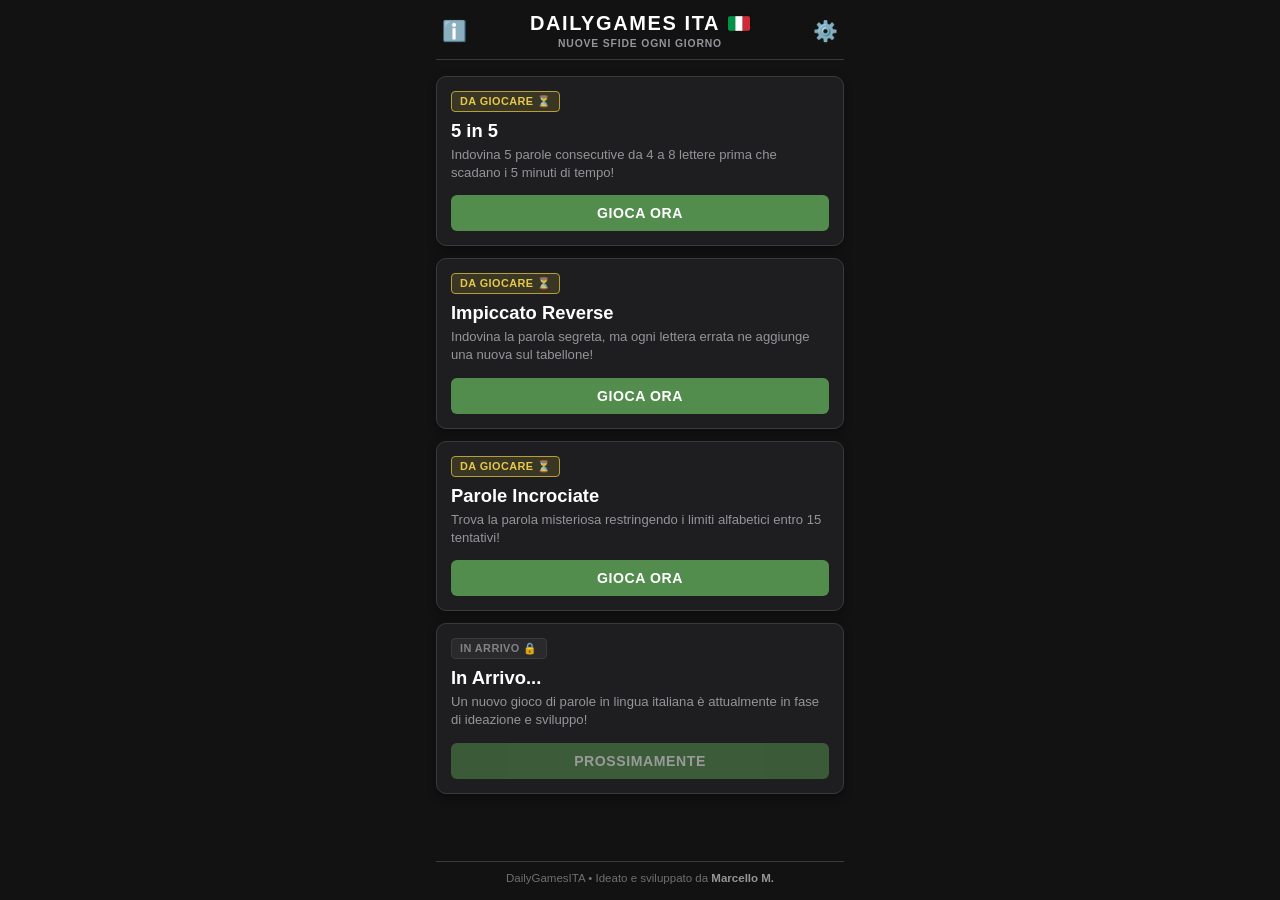
<file: index.html>
<!DOCTYPE html>
<html lang="it">
<head>
  <meta charset="UTF-8">
  <meta name="viewport" content="width=device-width, initial-scale=1.0, maximum-scale=1.0, user-scalable=no">
  <title>DailyGamesITA - Giochi di Parole Quotidiani in Italiano</title>
  <meta name="description" content="DailyGamesITA è il portale italiano dei giochi di parole giornalieri: mettiti alla prova ogni giorno con 5 in 5, Impiccato Reverse e Parole Incrociate. Nuove sfide ogni giorno!">
  <meta name="keywords" content="daily games ita, giochi di parole italiani, wordle italiano, 5 in 5, impiccato reverse, parole incrociate, betweenle italiano, giochi enigmistica quotidiani">
  <meta name="author" content="Marcello M.">
  <meta name="robots" content="index, follow">
  <link rel="canonical" href="https://daily-games-ita.vercel.app/">
  <meta name="theme-color" content="#121213">

  <!-- OPEN GRAPH / FACEBOOK / WHATSAPP / TELEGRAM -->
  <meta property="og:type" content="website">
  <meta property="og:url" content="https://daily-games-ita.vercel.app/">
  <meta property="og:title" content="DailyGamesITA - Giochi di Parole Quotidiani in Italiano">
  <meta property="og:description" content="Sfida la tua mente ogni giorno con i migliori daily word game in italiano: 5 in 5, Impiccato Reverse e Parole Incrociate.">
  <meta property="og:locale" content="it_IT">
  <meta property="og:site_name" content="DailyGamesITA">

  <!-- TWITTER CARDS -->
  <meta name="twitter:card" content="summary">
  <meta name="twitter:title" content="DailyGamesITA - Giochi di Parole Quotidiani in Italiano">
  <meta name="twitter:description" content="Sfida la tua mente ogni giorno con 5 in 5, Impiccato Reverse e Parole Incrociate su DailyGamesITA.">

  <link rel="stylesheet" href="style.css">

  <!-- GOOGLE ANALYTICS (GA4) -->
  <script async src="https://www.googletagmanager.com/gtag/js?id=G-9ZBPJ48DNG"></script>
  <script>
    window.dataLayer = window.dataLayer || [];
    function gtag(){dataLayer.push(arguments);}
    gtag('js', new Date());

    gtag('config', 'G-9ZBPJ48DNG');
  </script>
</head>
<body>
  <div id="app-container">
    <!-- HEADER -->
    <header>
      <div class="header-left header-col">
        <button id="btn-about" class="icon-btn" aria-label="Informazioni sul portale">ℹ️</button>
      </div>
      <div class="header-center">
        <h1 class="logo">
          DAILYGAMES ITA
          <svg class="flag-icon" viewBox="0 0 3 2" width="22" height="15" aria-label="Italia" role="img">
            <rect width="1" height="2" fill="#009246" />
            <rect x="1" width="1" height="2" fill="#ffffff" />
            <rect x="2" width="1" height="2" fill="#ce2b37" />
          </svg>
        </h1>
        <span class="site-tag">NUOVE SFIDE OGNI GIORNO</span>
      </div>
      <div class="header-right header-col">
        <button id="btn-settings" class="icon-btn" aria-label="Impostazioni portale">⚙️</button>
      </div>
    </header>

    <!-- GRIGLIA GIOCHI -->
    <main class="games-grid">
      <!-- GIOCO 1: 5 IN 5 -->
      <article class="game-card" id="card-5in5">
        <div class="card-header">
          <span class="game-badge badge-pending" id="badge-5in5">DA GIOCARE ⏳</span>
        </div>
        <div class="card-body">
          <h2 class="game-title">5 in 5</h2>
          <p class="game-desc">
            Indovina 5 parole consecutive da 4 a 8 lettere prima che scadano i 5 minuti di tempo!
          </p>
        </div>
        <div class="card-footer">
          <a href="5in5/index.html" class="btn-play" id="btn-play-5in5">GIOCA ORA</a>
        </div>
      </article>

      <!-- GIOCO 2: IMPICCATO REVERSE -->
      <article class="game-card" id="card-impiccato">
        <div class="card-header">
          <span class="game-badge badge-pending" id="badge-impiccato">DA GIOCARE ⏳</span>
        </div>
        <div class="card-body">
          <h2 class="game-title">Impiccato Reverse</h2>
          <p class="game-desc">
            Indovina la parola segreta, ma ogni lettera errata ne aggiunge una nuova sul tabellone!
          </p>
        </div>
        <div class="card-footer">
          <a href="impiccato-reverse/index.html" class="btn-play" id="btn-play-impiccato">GIOCA ORA</a>
        </div>
      </article>

      <!-- GIOCO 3: PAROLE INCROCIATE -->
      <article class="game-card" id="card-parole-incrociate">
        <div class="card-header">
          <span class="game-badge badge-pending" id="badge-parole-incrociate">DA GIOCARE ⏳</span>
        </div>
        <div class="card-body">
          <h2 class="game-title">Parole Incrociate</h2>
          <p class="game-desc">
            Trova la parola misteriosa restringendo i limiti alfabetici entro 15 tentativi!
          </p>
        </div>
        <div class="card-footer">
          <a href="parole-incrociate/index.html" class="btn-play" id="btn-play-parole-incrociate">GIOCA ORA</a>
        </div>
      </article>

      <!-- GIOCO 4: IN ARRIVO (PROSSIMAMENTE) -->
      <article class="game-card" id="card-in-arrivo">
        <div class="card-header">
          <span class="game-badge badge-pending" id="badge-in-arrivo" style="background-color: var(--color-surface-light, #2a2a2d); color: var(--color-text-muted, #818384); border-color: var(--color-border, #3a3a3c);">IN ARRIVO 🔒</span>
        </div>
        <div class="card-body">
          <h2 class="game-title">In Arrivo...</h2>
          <p class="game-desc">
            Un nuovo gioco di parole in lingua italiana è attualmente in fase di ideazione e sviluppo!
          </p>
        </div>
        <div class="card-footer">
          <button class="btn-play" id="btn-play-in-arrivo" disabled style="pointer-events: none; opacity: 0.55; cursor: not-allowed;">PROSSIMAMENTE</button>
        </div>
      </article>
    </main>

    <!-- FOOTER -->
    <footer>
      <p class="footer-text">
        DailyGamesITA • Ideato e sviluppato da <strong>Marcello M.</strong>
      </p>
    </footer>
  </div>

  <!-- TOAST NOTIFICHE -->
  <div id="toast-container" class="toast-container"></div>

  <!-- MODALE INFORMAZIONI PORTALE -->
  <div id="modal-about" class="modal-overlay hidden">
    <div class="modal-card">
      <div class="modal-header">
        <h2>Informazioni su DailyGamesITA</h2>
        <button class="btn-close-modal" data-close="modal-about">&times;</button>
      </div>
      <div class="modal-body">
        <p><strong>DailyGamesITA</strong> è un portale indipendente dedicato ai giochi di parole quotidiani in lingua italiana.</p>
        <hr class="modal-divider">
        <div class="about-info-group">
          <p><strong>Versione:</strong> 2.0.0</p>
          <p><strong>Autore:</strong> Marcello M.</p>
          <p><strong>Contatti & Segnalazioni:</strong> <a href="mailto:cinqueincinque@gmail.com" class="link-contact">cinqueincinque@gmail.com</a></p>
        </div>
        <hr class="modal-divider">
        <p><strong>I Giochi della Piattaforma:</strong></p>
        <ul style="padding-left: 20px; margin-top: 6px; font-size: 0.84rem; color: #d1d2d4; display: flex; flex-direction: column; gap: 4px;">
          <li><strong>5 in 5:</strong> 5 tappe a lunghezza crescente (4-8 lettere) in 5:00 minuti totali ad anagramma chiuso. Ispirato a <a href="https://five-in-five-one.vercel.app/" target="_blank" rel="noopener noreferrer" class="link-contact">Five-in-Five</a>.</li>
          <li><strong>Impiccato Reverse:</strong> L'impiccato al contrario con max 6 parole/errori e statistiche indipendenti (4-8 lettere). Ispirato a <a href="https://foximax.com/" target="_blank" rel="noopener noreferrer" class="link-contact">FoxiMax</a>.</li>
          <li><strong>Parole Incrociate:</strong> Restringi i confini alfabetici entro 15 tentativi con indicatore verticale e quote di vocabolario. Ispirato a <a href="https://betweenle.com/" target="_blank" rel="noopener noreferrer" class="link-contact">Betweenle</a>.</li>
        </ul>
        <hr class="modal-divider">
        <p class="modal-note">Tutti i progressi, le sessioni e le statistiche vengono salvati in locale nel tuo browser per garantirti la massima privacy e velocità.</p>
      </div>
      <div class="modal-footer">
        <button class="btn-primary" data-close="modal-about">CHIUDI</button>
      </div>
    </div>
  </div>

  <!-- MODALE IMPOSTAZIONI HUB (PROMEMORIA CENTRALIZZATO) -->
  <div id="modal-settings" class="modal-overlay hidden">
    <div class="modal-card">
      <div class="modal-header">
        <h2>⚙️ Impostazioni Portale</h2>
        <button class="btn-close-modal" data-close="modal-settings">&times;</button>
      </div>
      <div class="modal-body">
        <h3>🔔 Promemoria Giornaliero</h3>
        <p>Ricevi una notifica ogni giorno per ricordarti di giocare alle nuove sfide di parole!</p>
        
        <div class="reminder-setting-group">
          <label for="reminder-time"><strong>Orario promemoria:</strong></label>
          <input type="time" id="reminder-time" class="time-input" value="09:00">
        </div>

        <div class="reminder-status-box" id="reminder-status-text">
          Stato: <span>Disattivato</span>
        </div>

        <div class="reminder-actions-group">
          <button id="btn-toggle-reminder" class="btn-primary">ATTIVA PROMEMORIA</button>
        </div>
      </div>
      <div class="modal-footer">
        <button class="btn-secondary" data-close="modal-settings">CHIUDI</button>
      </div>
    </div>
  </div>

  <!-- SCRIPT DI CONTROLLO STATO GIOCHI & NOTIFICHE -->
  <script>
    (() => {
      "use strict";

      const REMINDER_KEY = "dailygames_reminder_config";

      const btnAbout = document.getElementById("btn-about");
      const btnSettings = document.getElementById("btn-settings");
      const modalAbout = document.getElementById("modal-about");
      const modalSettings = document.getElementById("modal-settings");
      const toastContainer = document.getElementById("toast-container");

      const reminderTimeInput = document.getElementById("reminder-time");
      const reminderStatusText = document.getElementById("reminder-status-text");
      const btnToggleReminder = document.getElementById("btn-toggle-reminder");

      const btnPlay5in5 = document.getElementById("btn-play-5in5");
      const btnPlayImpiccato = document.getElementById("btn-play-impiccato");
      const btnPlayParoleIncrociate = document.getElementById("btn-play-parole-incrociate");

      function trackEvent(name, params = {}) {
        if (typeof window.gtag === "function") {
          window.gtag("event", name, params);
        }
      }

      function showToast(msg) {
        if (!toastContainer) return;
        const toast = document.createElement("div");
        toast.className = "toast";
        toast.textContent = msg;
        toastContainer.appendChild(toast);
        setTimeout(() => toast.remove(), 2500);
      }

      if (btnPlay5in5) {
        btnPlay5in5.addEventListener("click", () => {
          trackEvent("hub_click_gioco", { gioco: "5in5" });
        });
      }

      if (btnPlayImpiccato) {
        btnPlayImpiccato.addEventListener("click", () => {
          trackEvent("hub_click_gioco", { gioco: "impiccato_reverse" });
        });
      }

      if (btnPlayParoleIncrociate) {
        btnPlayParoleIncrociate.addEventListener("click", () => {
          trackEvent("hub_click_gioco", { gioco: "parole_incrociate" });
        });
      }

      if (btnAbout && modalAbout) {
        btnAbout.addEventListener("click", () => {
          modalAbout.classList.remove("hidden");
          trackEvent("hub_open_about");
        });
      }
      if (btnSettings && modalSettings) {
        btnSettings.addEventListener("click", () => {
          modalSettings.classList.remove("hidden");
          trackEvent("hub_open_settings");
        });
      }

      document.querySelectorAll("[data-close]").forEach((btn) => {
        btn.addEventListener("click", (e) => {
          const targetModalId = e.currentTarget.getAttribute("data-close");
          const targetModal = document.getElementById(targetModalId);
          if (targetModal) targetModal.classList.add("hidden");
        });
      });

      function getReminderConfig() {
        try {
          return JSON.parse(localStorage.getItem(REMINDER_KEY) || '{"enabled":false,"time":"09:00"}');
        } catch (e) {
          return { enabled: false, time: "09:00" };
        }
      }

      function saveReminderConfig(config) {
        localStorage.setItem(REMINDER_KEY, JSON.stringify(config));
      }

      function updateReminderUI(enabled, time) {
        if (!reminderStatusText || !btnToggleReminder) return;
        if (enabled) {
          reminderStatusText.className = "reminder-status-box active";
          reminderStatusText.innerHTML = `Stato: <span>Attivo (ore ${time})</span>`;
          btnToggleReminder.textContent = "DISATTIVA PROMEMORIA";
          btnToggleReminder.classList.remove("btn-primary");
          btnToggleReminder.classList.add("btn-danger");
        } else {
          reminderStatusText.className = "reminder-status-box";
          reminderStatusText.innerHTML = "Stato: <span>Disattivato</span>";
          btnToggleReminder.textContent = "ATTIVA PROMEMORIA";
          btnToggleReminder.classList.remove("btn-danger");
          btnToggleReminder.classList.add("btn-primary");
        }
      }

      function initReminders() {
        const config = getReminderConfig();
        if (reminderTimeInput) {
          reminderTimeInput.value = config.time || "09:00";
          reminderTimeInput.addEventListener("change", () => {
            const current = getReminderConfig();
            current.time = reminderTimeInput.value || "09:00";
            saveReminderConfig(current);
            if (current.enabled) {
              updateReminderUI(true, current.time);
              showToast(`Orario promemoria aggiornato alle ${current.time}`);
            }
          });
        }

        updateReminderUI(config.enabled, config.time || "09:00");

        if (btnToggleReminder) {
          btnToggleReminder.addEventListener("click", async () => {
            const current = getReminderConfig();
            if (!current.enabled) {
              if (!("Notification" in window)) {
                showToast("Notifiche non supportate da questo browser.");
                return;
              }

              let permission = Notification.permission;
              if (permission !== "granted") {
                permission = await Notification.requestPermission();
              }

              if (permission === "granted") {
                current.enabled = true;
                current.time = reminderTimeInput ? reminderTimeInput.value : "09:00";
                saveReminderConfig(current);
                updateReminderUI(true, current.time);
                showToast("Promemoria giornaliero attivato! 🔔");
                trackEvent("hub_promemoria_toggle", { enabled: true, time: current.time });
              } else {
                showToast("Permesso notifiche non concesso nel browser.");
              }
            } else {
              current.enabled = false;
              saveReminderConfig(current);
              updateReminderUI(false, current.time || "09:00");
              showToast("Promemoria disattivato.");
              trackEvent("hub_promemoria_toggle", { enabled: false });
            }
          });
        }
      }

      function checkGamesStatus() {
        const todayISO = new Date().toISOString().slice(0, 10);
        const startDate = new Date("2026-01-01T00:00:00");
        const now = new Date();
        const diffTime = Math.abs(now.getTime() - startDate.getTime());
        const currentDayNumber = Math.floor(diffTime / (1000 * 60 * 60 * 24)) + 1;

        // 1. Controllo 5 in 5
        try {
          const stats5 = JSON.parse(localStorage.getItem("cinque_in_cinque_stats") || "{}");
          const badge5 = document.getElementById("badge-5in5");
          const save5 = JSON.parse(localStorage.getItem(`cinque_save_day_${currentDayNumber}`) || "null");

          if (badge5) {
            if (stats5.history && stats5.history[todayISO]) {
              if (stats5.history[todayISO].won) {
                badge5.textContent = "COMPLETATO 🏆";
                badge5.className = "game-badge badge-won";
              } else {
                badge5.textContent = "COMPLETATO ✅";
                badge5.className = "game-badge badge-played";
              }
            } else if (save5 && !save5.isGameOver && (save5.isTimerStarted || save5.currentRoundIndex > 0 || (save5.roundAttempts && save5.roundAttempts.some(a => a > 0)))) {
              badge5.textContent = "IN CORSO 🟡";
              badge5.className = "game-badge badge-progress";
            } else {
              badge5.textContent = "DA GIOCARE ⏳";
              badge5.className = "game-badge badge-pending";
            }
          }
        } catch (e) {}

        // 2. Controllo Impiccato Reverse
        try {
          const settingsImp = JSON.parse(localStorage.getItem("impiccato_reverse_settings") || '{"wordLength":5}');
          const lenImp = settingsImp.wordLength || 5;
          const statsImp = JSON.parse(localStorage.getItem(`impiccato_reverse_stats_len_${lenImp}`) || "{}");
          const badgeImp = document.getElementById("badge-impiccato");
          const saveImp = JSON.parse(localStorage.getItem(`impiccato_reverse_save_day_${currentDayNumber}_len_${lenImp}`) || "null");

          if (badgeImp) {
            if (statsImp.history && statsImp.history[todayISO]) {
              if (statsImp.history[todayISO].won) {
                badgeImp.textContent = "COMPLETATO 🏆";
                badgeImp.className = "game-badge badge-won";
              } else {
                badgeImp.textContent = "COMPLETATO ✅";
                badgeImp.className = "game-badge badge-played";
              }
            } else if (saveImp && !saveImp.isGameOver && (saveImp.activeWordsCount > 1 || (saveImp.guessedLetters && saveImp.guessedLetters.length > 0) || (saveImp.missedLetters && saveImp.missedLetters.length > 0))) {
              badgeImp.textContent = "IN CORSO 🟡";
              badgeImp.className = "game-badge badge-progress";
            } else {
              badgeImp.textContent = "DA GIOCARE ⏳";
              badgeImp.className = "game-badge badge-pending";
            }
          }
        } catch (e) {}

        // 3. Controllo Parole Incrociate
        try {
          const settingsInc = JSON.parse(localStorage.getItem("parole_incrociate_settings") || '{"wordLength":5}');
          const lenInc = settingsInc.wordLength || 5;
          const statsInc = JSON.parse(localStorage.getItem(`parole_incrociate_stats_len_${lenInc}`) || "{}");
          const badgeInc = document.getElementById("badge-parole-incrociate");
          const saveInc = JSON.parse(localStorage.getItem(`parole_incrociate_save_day_${currentDayNumber}_len_${lenInc}`) || "null");

          if (badgeInc) {
            if (statsInc.history && statsInc.history[todayISO]) {
              if (statsInc.history[todayISO].won) {
                badgeInc.textContent = "COMPLETATO 🏆";
                badgeInc.className = "game-badge badge-won";
              } else {
                badgeInc.textContent = "COMPLETATO ✅";
                badgeInc.className = "game-badge badge-played";
              }
            } else if (saveInc && !saveInc.isGameOver && (saveInc.attemptsHistory && saveInc.attemptsHistory.length > 0)) {
              badgeInc.textContent = "IN CORSO 🟡";
              badgeInc.className = "game-badge badge-progress";
            } else {
              badgeInc.textContent = "DA GIOCARE ⏳";
              badgeInc.className = "game-badge badge-pending";
            }
          }
        } catch (e) {}
      }

      initReminders();
      checkGamesStatus();
    })();
  </script>
</body>
</html>
</file>
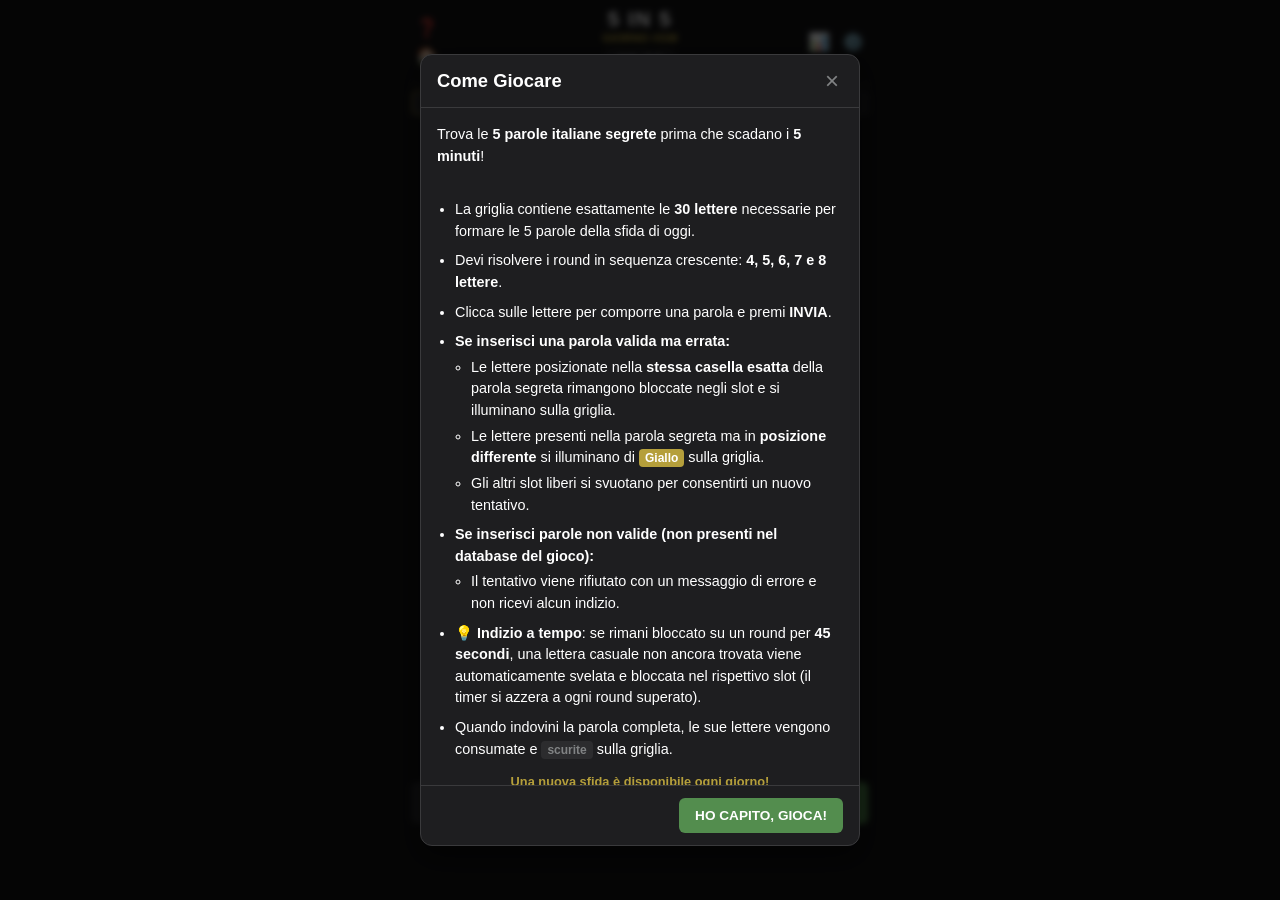
<file: 5in5/index.html>
<!DOCTYPE html>
<html lang="it">
<head>
  <meta charset="UTF-8">
  <meta name="viewport" content="width=device-width, initial-scale=1.0, maximum-scale=1.0, user-scalable=no">
  <title>5 in 5 - Daily Word Game Italiano | DailyGamesITA</title>
  <meta name="description" content="Gioca a 5 in 5 su DailyGamesITA: trova le 5 parole italiane segrete da 4 a 8 lettere prima che scadano i 5 minuti di tempo. Nuova sfida ogni giorno!">
  <meta name="keywords" content="5 in 5, five in five italiano, wordle italiano, daily word game italia, gioco anagrammi quotidiano, enigmistica online">
  <meta name="author" content="Marcello M.">
  <meta name="robots" content="index, follow">
  <link rel="canonical" href="https://daily-games-ita.vercel.app/5in5/">
  <link rel="manifest" href="manifest.json">
  <meta name="theme-color" content="#538d4e">

  <!-- OPEN GRAPH / FACEBOOK / WHATSAPP / TELEGRAM -->
  <meta property="og:type" content="website">
  <meta property="og:url" content="https://daily-games-ita.vercel.app/5in5/">
  <meta property="og:title" content="5 in 5 - Daily Word Game Italiano">
  <meta property="og:description" content="Trova 5 parole italiane da 4 a 8 lettere in 5 minuti! Sfida quotidiana di parole su DailyGamesITA.">
  <meta property="og:locale" content="it_IT">
  <meta property="og:site_name" content="DailyGamesITA">

  <!-- TWITTER CARDS -->
  <meta name="twitter:card" content="summary">
  <meta name="twitter:title" content="5 in 5 - Daily Word Game Italiano">
  <meta name="twitter:description" content="Trova 5 parole italiane da 4 a 8 lettere in 5 minuti! Sfida quotidiana su DailyGamesITA.">

  <link rel="stylesheet" href="style.css">

  <!-- GOOGLE ANALYTICS (GA4) -->
  <script async src="https://www.googletagmanager.com/gtag/js?id=G-9ZBPJ48DNG"></script>
  <script>
    window.dataLayer = window.dataLayer || [];
    function gtag(){dataLayer.push(arguments);}
    gtag('js', new Date());

    gtag('config', 'G-9ZBPJ48DNG');
  </script>
</head>
<body>
  <!-- BUFFER DI CARICAMENTO INIZIALE -->
  <div id="app-loader" class="app-loader">
    <div class="loader-content">
      <div class="loader-spinner"></div>
      <h2 class="loader-title">5 IN 5</h2>
      <p id="loader-status" class="loader-status">Caricamento vocabolario in corso...</p>
    </div>
  </div>

  <div id="app-container">
    <header>
      <div class="header-left">
        <div class="header-v-stack">
          <button id="btn-help" class="icon-btn" aria-label="Regole di Gioco">❓</button>
          <a href="../index.html" id="btn-home" class="icon-btn home-nav-btn" aria-label="Torna all'Hub DailyGamesITA" title="Torna all'Hub">🏠</a>
        </div>
      </div>

      <div class="header-center">
        <div class="logo-wrapper">
          <a href="../index.html" class="logo-link" title="Torna all'Hub DailyGamesITA">
            <h1 class="logo">5 IN 5</h1>
          </a>
          <span id="game-tag" class="game-tag">Giorno #1</span>
        </div>
        <div class="timer-wrapper">
          <div id="timer-display" class="timer">05:00</div>
        </div>
      </div>

      <div class="header-right">
        <div class="header-col-group">
          <button id="btn-stats" class="icon-btn" aria-label="Statistiche">📊</button>
          <button id="btn-settings" class="icon-btn" aria-label="Impostazioni">⚙️</button>
        </div>
      </div>
    </header>

    <div id="round-tracker" class="round-tracker">
      <div class="tracker-dot active" data-round="0">4 lett.</div>
      <div class="tracker-dot" data-round="1">5 lett.</div>
      <div class="tracker-dot" data-round="2">6 lett.</div>
      <div class="tracker-dot" data-round="3">7 lett.</div>
      <div class="tracker-dot" data-round="4">8 lett.</div>
    </div>

    <main>
      <div id="toast-container" class="toast-container"></div>

      <div id="current-word-slots" class="slots-container"></div>

      <div id="hint-text" class="hint-text"></div>

      <div id="letter-grid" class="letter-grid"></div>

      <div class="action-controls">
        <button id="btn-backspace" class="control-btn backspace-btn" aria-label="Cancella ultima lettera">
          ⌫ CANCELLA
        </button>
        <button id="btn-pause" class="control-btn pause-btn" aria-label="Metti in pausa">
          ⏸ PAUSA
        </button>
        <button id="btn-submit" class="control-btn submit-btn" aria-label="Invia parola">
          INVIA ↵
        </button>
      </div>
    </main>
  </div>

  <div id="modal-pause" class="modal-overlay hidden modal-opaque">
    <div class="modal-card pause-card">
      <div class="pause-icon">⏸️</div>
      <h2>GIOCO IN PAUSA</h2>
      <p>Il tempo è fermo e la griglia è nascosta.<br>Prenditi un respiro e riprendi quando sei pronto!</p>
      <div class="modal-footer">
        <button id="btn-resume" class="btn-primary">▶ RIPRENDI LA PARTITA</button>
      </div>
    </div>
  </div>

  <div id="modal-settings" class="modal-overlay hidden">
    <div class="modal-card">
      <div class="modal-header">
        <h2>⚙️ Impostazioni</h2>
        <button class="btn-close-modal" data-close="modal-settings">&times;</button>
      </div>
      <div class="modal-body">
        <h3>🗑️ Dati di Gioco</h3>
        <p>Vuoi ripartire da zero? Puoi azzerare tutte le statistiche e lo storico delle partite salvate su questo dispositivo per 5 in 5.</p>
        <div class="reset-section">
          <button id="btn-reset-stats" class="btn-danger">RESETTA STATISTICHE</button>
        </div>
      </div>
      <div class="modal-footer">
        <button class="btn-secondary" data-close="modal-settings">CHIUDI</button>
      </div>
    </div>
  </div>

  <div id="modal-help" class="modal-overlay hidden">
    <div class="modal-card">
      <div class="modal-header">
        <h2>Come Giocare</h2>
        <button class="btn-close-modal" data-close="modal-help">&times;</button>
      </div>
      <div class="modal-body">
        <p>Trova le <strong>5 parole italiane segrete</strong> prima che scadano i <strong>5 minuti</strong>!</p>
        <hr class="modal-divider">
        <ul class="rules-list">
          <li>La griglia contiene esattamente le <strong>30 lettere</strong> necessarie per formare le 5 parole della sfida di oggi.</li>
          <li>Devi risolvere i round in sequenza crescente: <strong>4, 5, 6, 7 e 8 lettere</strong>.</li>
          <li>Clicca sulle lettere per comporre una parola e premi <strong>INVIA</strong>.</li>
          <li><strong>Se inserisci una parola valida ma errata:</strong>
            <ul>
              <li>Le lettere posizionate nella <strong>stessa casella esatta</strong> della parola segreta rimangono bloccate negli slot e si illuminano sulla griglia.</li>
              <li>Le lettere presenti nella parola segreta ma in <strong>posizione differente</strong> si illuminano di <span class="badge yellow">Giallo</span> sulla griglia.</li>
              <li>Gli altri slot liberi si svuotano per consentirti un nuovo tentativo.</li>
            </ul>
          </li>
          <li><strong>Se inserisci parole non valide (non presenti nel database del gioco):</strong>
            <ul>
              <li>Il tentativo viene rifiutato con un messaggio di errore e non ricevi alcun indizio.</li>
            </ul>
          </li>
          <li>💡 <strong>Indizio a tempo</strong>: se rimani bloccato su un round per <strong>45 secondi</strong>, una lettera casuale non ancora trovata viene automaticamente svelata e bloccata nel rispettivo slot (il timer si azzera a ogni round superato).</li>
          <li>Quando indovini la parola completa, le sue lettere vengono consumate e <span class="badge dark">scurite</span> sulla griglia.</li>
        </ul>
        <p class="daily-note">Una nuova sfida è disponibile ogni giorno!</p>
      </div>
      <div class="modal-footer">
        <button class="btn-primary" data-close="modal-help">HO CAPITO, GIOCA!</button>
      </div>
    </div>
  </div>

  <div id="modal-stats" class="modal-overlay hidden">
    <div class="modal-card">
      <div class="modal-header">
        <h2 id="stats-title">Statistiche</h2>
        <button class="btn-close-modal" data-close="modal-stats">&times;</button>
      </div>
      <div class="modal-body">
        <div id="game-result-banner" class="result-banner hidden"></div>

        <div class="stats-grid">
          <div class="stat-box">
            <div id="stat-played" class="stat-value">0</div>
            <div class="stat-label">Giocate</div>
          </div>
          <div class="stat-box">
            <div id="stat-win-pct" class="stat-value">0%</div>
            <div class="stat-label">% Vittorie</div>
          </div>
          <div class="stat-box">
            <div id="stat-streak" class="stat-value streak-value">0 <span class="fire-icon">🔥</span></div>
            <div class="stat-label">Serie Attuale</div>
          </div>
          <div class="stat-box">
            <div id="stat-best-time" class="stat-value">--:--</div>
            <div class="stat-label">Miglior Tempo</div>
          </div>
        </div>

        <div id="solutions-reveal" class="solutions-container hidden">
          <h3>Parole di oggi:</h3>
          <div id="solutions-list" class="solutions-list"></div>
        </div>

        <div id="share-section" class="share-section hidden">
          <button id="btn-share" class="btn-share">
            📋 COPIA RISULTATO
          </button>
        </div>

        <div class="history-section">
          <button id="btn-open-calendar" class="btn-calendar">
            📅 STORICO & CALENDARIO PARTITE
          </button>
        </div>

        <div class="hub-return-section">
          <a href="../index.html" class="btn-back-hub">
            🏠 TORNA ALL'HUB PRINCIPALE
          </a>
        </div>
      </div>
    </div>
  </div>

  <div id="modal-calendar" class="modal-overlay hidden">
    <div class="modal-card calendar-card">
      <div class="modal-header">
        <h2>📅 Calendario Partite</h2>
        <button class="btn-close-modal" data-close="modal-calendar">&times;</button>
      </div>
      <div class="modal-body">
        <div class="calendar-nav">
          <button id="btn-prev-month" class="cal-nav-btn">&lt;</button>
          <span id="calendar-month-label" class="calendar-month-label">Mese Anno</span>
          <button id="btn-next-month" class="cal-nav-btn">&gt;</button>
        </div>

        <div class="calendar-weekdays">
          <span>L</span><span>M</span><span>M</span><span>G</span><span>V</span><span>S</span><span>D</span>
        </div>
        <div id="calendar-grid" class="calendar-grid"></div>

        <div id="day-detail-box" class="day-detail-box hidden">
          <h4 id="day-detail-title">Dettagli Giorno</h4>
          <p id="day-detail-status"></p>
          <div id="day-detail-words" class="day-detail-words"></div>
        </div>
      </div>
      <div class="modal-footer">
        <button class="btn-primary" data-close="modal-calendar">CHIUDI</button>
      </div>
    </div>
  </div>

  <script src="words.js"></script>
  <script src="dictionary.js"></script>
  <script src="game.js"></script>
</body>
</html>
</file>
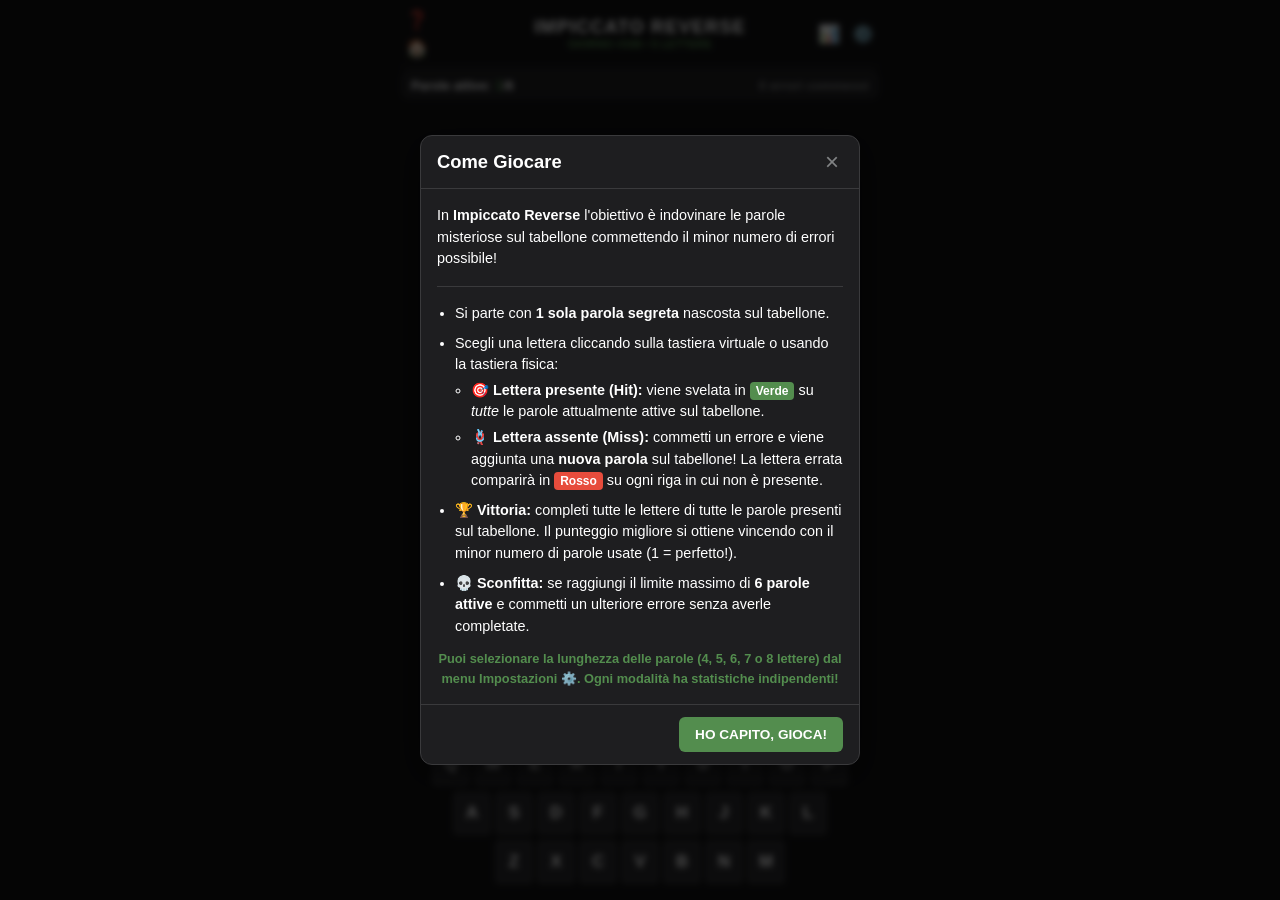
<file: impiccato-reverse/index.html>
<!DOCTYPE html>
<html lang="it">
<head>
  <meta charset="UTF-8">
  <meta name="viewport" content="width=device-width, initial-scale=1.0, maximum-scale=1.0, user-scalable=no">
  <title>Impiccato Reverse - Daily Word Game Italiano | DailyGamesITA</title>
  <meta name="description" content="Gioca a Impiccato Reverse su DailyGamesITA: indovina la parola segreta in italiano evitando gli errori prima di raggiungere il limite di 6 parole. Nuova sfida ogni giorno!">
  <meta name="keywords" content="impiccato reverse, foximax italiano, gioco impiccato, daily games ita, giochi di parole italiani, word game quotidiano, enigmistica">
  <meta name="author" content="Marcello M.">
  <meta name="robots" content="index, follow">
  <link rel="canonical" href="https://daily-games-ita.vercel.app/impiccato-reverse/">
  <meta name="theme-color" content="#121213">

  <!-- OPEN GRAPH / FACEBOOK / WHATSAPP / TELEGRAM -->
  <meta property="og:type" content="website">
  <meta property="og:url" content="https://daily-games-ita.vercel.app/impiccato-reverse/">
  <meta property="og:title" content="Impiccato Reverse - Daily Word Game Italiano">
  <meta property="og:description" content="Indovina la parola segreta in italiano: ogni errore aggiunge una nuova parola sul tabellone! Riuscirai a vincere con il minor numero di parole?">
  <meta property="og:locale" content="it_IT">
  <meta property="og:site_name" content="DailyGamesITA">

  <!-- TWITTER CARDS -->
  <meta name="twitter:card" content="summary">
  <meta name="twitter:title" content="Impiccato Reverse - Daily Word Game Italiano">
  <meta name="twitter:description" content="Indovina la parola segreta in italiano: ogni errore aggiunge una nuova parola sul tabellone! Sfida quotidiana su DailyGamesITA.">

  <link rel="stylesheet" href="style.css">

  <!-- GOOGLE ANALYTICS (GA4) -->
  <script async src="https://www.googletagmanager.com/gtag/js?id=G-9ZBPJ48DNG"></script>
  <script>
    window.dataLayer = window.dataLayer || [];
    function gtag(){dataLayer.push(arguments);}
    gtag('js', new Date());

    gtag('config', 'G-9ZBPJ48DNG');
  </script>
</head>
<body>
  <div id="app-container">
    <!-- HEADER -->
    <header>
      <div class="header-left">
        <div class="header-v-stack">
          <button id="btn-help" class="icon-btn" aria-label="Regole di Gioco">❓</button>
          <a href="../index.html" id="btn-home" class="icon-btn home-nav-btn" aria-label="Torna all'Hub DailyGamesITA" title="Torna all'Hub">🏠</a>
        </div>
      </div>

      <div class="header-center">
        <div class="logo-wrapper">
          <a href="../index.html" class="logo-link" title="Torna all'Hub DailyGamesITA">
            <h1 class="logo">IMPICCATO REVERSE</h1>
          </a>
          <span id="game-tag" class="game-tag">GIORNO #1 • 5 LETTERE</span>
        </div>
      </div>

      <div class="header-right">
        <div class="header-col-group">
          <button id="btn-stats" class="icon-btn" aria-label="Statistiche">📊</button>
          <button id="btn-settings" class="icon-btn" aria-label="Impostazioni">⚙️</button>
        </div>
      </div>
    </header>

    <!-- STATUS BAR & BOARD -->
    <main>
      <div id="toast-container" class="toast-container"></div>

      <!-- BARRA DI STATO -->
      <section class="status-bar" aria-live="polite">
        <div class="status-info">
          Parole attive: <span id="active-words-count" class="status-highlight">1</span>/6
        </div>
        <div id="status-hint" class="status-hint">0 errori commessi</div>
      </section>

      <!-- TABELLONE PAROLE (1 A 6 RIGHE) -->
      <section id="board" class="board" aria-label="Tabellone di gioco"></section>

      <!-- TASTIERA VIRTUALE QWERTY -->
      <section id="keyboard" class="keyboard" aria-label="Tastiera virtuale">
        <div class="kb-row">
          <button class="key-btn" data-key="Q">Q</button>
          <button class="key-btn" data-key="W">W</button>
          <button class="key-btn" data-key="E">E</button>
          <button class="key-btn" data-key="R">R</button>
          <button class="key-btn" data-key="T">T</button>
          <button class="key-btn" data-key="Y">Y</button>
          <button class="key-btn" data-key="U">U</button>
          <button class="key-btn" data-key="I">I</button>
          <button class="key-btn" data-key="O">O</button>
          <button class="key-btn" data-key="P">P</button>
        </div>
        <div class="kb-row">
          <button class="key-btn" data-key="A">A</button>
          <button class="key-btn" data-key="S">S</button>
          <button class="key-btn" data-key="D">D</button>
          <button class="key-btn" data-key="F">F</button>
          <button class="key-btn" data-key="G">G</button>
          <button class="key-btn" data-key="H">H</button>
          <button class="key-btn" data-key="J">J</button>
          <button class="key-btn" data-key="K">K</button>
          <button class="key-btn" data-key="L">L</button>
        </div>
        <div class="kb-row">
          <button class="key-btn" data-key="Z">Z</button>
          <button class="key-btn" data-key="X">X</button>
          <button class="key-btn" data-key="C">C</button>
          <button class="key-btn" data-key="V">V</button>
          <button class="key-btn" data-key="B">B</button>
          <button class="key-btn" data-key="N">N</button>
          <button class="key-btn" data-key="M">M</button>
        </div>
      </section>
    </main>
  </div>

  <!-- MODALE COME GIOCARE -->
  <div id="modal-help" class="modal-overlay hidden">
    <div class="modal-card">
      <div class="modal-header">
        <h2>Come Giocare</h2>
        <button class="btn-close-modal" data-close="modal-help">&times;</button>
      </div>
      <div class="modal-body">
        <p>In <strong>Impiccato Reverse</strong> l'obiettivo è indovinare le parole misteriose sul tabellone commettendo il minor numero di errori possibile!</p>
        <hr class="modal-divider">
        <ul class="rules-list">
          <li>Si parte con <strong>1 sola parola segreta</strong> nascosta sul tabellone.</li>
          <li>Scegli una lettera cliccando sulla tastiera virtuale o usando la tastiera fisica:
            <ul>
              <li>🎯 <strong>Lettera presente (Hit):</strong> viene svelata in <span class="badge green">Verde</span> su <em>tutte</em> le parole attualmente attive sul tabellone.</li>
              <li>🪢 <strong>Lettera assente (Miss):</strong> commetti un errore e viene aggiunta una <strong>nuova parola</strong> sul tabellone! La lettera errata comparirà in <span class="badge red">Rosso</span> su ogni riga in cui non è presente.</li>
            </ul>
          </li>
          <li>🏆 <strong>Vittoria:</strong> completi tutte le lettere di tutte le parole presenti sul tabellone. Il punteggio migliore si ottiene vincendo con il minor numero di parole usate (1 = perfetto!).</li>
          <li>💀 <strong>Sconfitta:</strong> se raggiungi il limite massimo di <strong>6 parole attive</strong> e commetti un ulteriore errore senza averle completate.</li>
        </ul>
        <p class="daily-note">Puoi selezionare la lunghezza delle parole (4, 5, 6, 7 o 8 lettere) dal menu Impostazioni ⚙️. Ogni modalità ha statistiche indipendenti!</p>
      </div>
      <div class="modal-footer">
        <button class="btn-primary" data-close="modal-help">HO CAPITO, GIOCA!</button>
      </div>
    </div>
  </div>

  <!-- MODALE IMPOSTAZIONI & LUNGHEZZA PAROLE -->
  <div id="modal-settings" class="modal-overlay hidden">
    <div class="modal-card">
      <div class="modal-header">
        <h2>⚙️ Impostazioni</h2>
        <button class="btn-close-modal" data-close="modal-settings">&times;</button>
      </div>
      <div class="modal-body">
        <h3>📏 Lunghezza Parole</h3>
        <p>Scegli la modalità di gioco. Ogni lunghezza dispone di puzzle e statistiche separate:</p>
        
        <div id="length-selector" class="length-selector-group">
          <button class="length-btn" data-length="4">4 lett.</button>
          <button class="length-btn active" data-length="5">5 lett.</button>
          <button class="length-btn" data-length="6">6 lett.</button>
          <button class="length-btn" data-length="7">7 lett.</button>
          <button class="length-btn" data-length="8">8 lett.</button>
        </div>

        <hr class="modal-divider">

        <h3>🗑️ Dati di Gioco</h3>
        <p>Azzera le statistiche e la partita del giorno per la variante di lunghezza attualmente selezionata.</p>
        <div class="reset-section">
          <button id="btn-reset-stats" class="btn-danger">RESETTA STATISTICHE</button>
        </div>
      </div>
      <div class="modal-footer">
        <button class="btn-secondary" data-close="modal-settings">CHIUDI</button>
      </div>
    </div>
  </div>

  <!-- MODALE STATISTICHE & DISTRIBUZIONE -->
  <div id="modal-stats" class="modal-overlay hidden">
    <div class="modal-card">
      <div class="modal-header">
        <h2>Statistiche (5 lettere)</h2>
        <button class="btn-close-modal" data-close="modal-stats">&times;</button>
      </div>
      <div class="modal-body">
        <div id="game-result-banner" class="result-banner hidden"></div>

        <div class="stats-grid">
          <div class="stat-box">
            <div id="stat-played" class="stat-value">0</div>
            <div class="stat-label">Giocate</div>
          </div>
          <div class="stat-box">
            <div id="stat-win-pct" class="stat-value">0%</div>
            <div class="stat-label">% Vittorie</div>
          </div>
          <div class="stat-box">
            <div id="stat-streak" class="stat-value streak-value">0 <span class="fire-icon">🔥</span></div>
            <div class="stat-label">Serie Attuale</div>
          </div>
          <div class="stat-box">
            <div id="stat-best-words" class="stat-value">-</div>
            <div class="stat-label">Miglior Risultato</div>
          </div>
        </div>

        <div class="chart-section">
          <h3>Distribuzione Vittorie (Parole usate):</h3>
          <div id="dist-chart" class="dist-chart"></div>
        </div>

        <div id="solutions-reveal" class="solutions-container hidden">
          <h3>Parole giocate oggi:</h3>
          <div id="solutions-list" class="solutions-list"></div>
        </div>

        <div id="share-section" class="share-section hidden">
          <button id="btn-share" class="btn-share">
            📋 COPIA RISULTATO
          </button>
        </div>

        <div class="history-section">
          <button id="btn-open-calendar" class="btn-calendar">
            📅 STORICO & CALENDARIO PARTITE
          </button>
        </div>

        <div class="hub-return-section">
          <a href="../index.html" class="btn-back-hub">
            🏠 TORNA ALL'HUB PRINCIPALE
          </a>
        </div>
      </div>
    </div>
  </div>

  <!-- MODALE CALENDARIO STORICO -->
  <div id="modal-calendar" class="modal-overlay hidden">
    <div class="modal-card calendar-card">
      <div class="modal-header">
        <h2>📅 Calendario Partite</h2>
        <button class="btn-close-modal" data-close="modal-calendar">&times;</button>
      </div>
      <div class="modal-body">
        <div class="calendar-nav">
          <button id="btn-prev-month" class="cal-nav-btn">&lt;</button>
          <span id="calendar-month-label" class="calendar-month-label">Mese Anno</span>
          <button id="btn-next-month" class="cal-nav-btn">&gt;</button>
        </div>

        <div class="calendar-weekdays">
          <span>L</span><span>M</span><span>M</span><span>G</span><span>V</span><span>S</span><span>D</span>
        </div>
        <div id="calendar-grid" class="calendar-grid"></div>

        <div id="day-detail-box" class="day-detail-box hidden">
          <h4 id="day-detail-title">Dettagli Giorno</h4>
          <p id="day-detail-status"></p>
          <div id="day-detail-words" class="day-detail-words"></div>
        </div>
      </div>
      <div class="modal-footer">
        <button class="btn-primary" data-close="modal-calendar">CHIUDI</button>
      </div>
    </div>
  </div>

  <script src="words.js"></script>
  <script src="game.js"></script>
</body>
</html>
</file>
<file: style.css>
/* ==========================================================================
   DAILYGAMES ITA - STYLESHEET LANDING PAGE (style.css)
   Mobile-first, Dark Theme Minimal
   ========================================================================== */

:root {
  --bg-primary: #121213;
  --bg-surface: #1e1e20;
  --bg-surface-elevated: #272729;

  --text-primary: #ffffff;
  --text-secondary: #939598;
  --text-muted: #6e6f71;

  --color-green: #538d4e;
  --color-green-hover: #447740;
  --color-yellow: #b59f3b;
  --color-fail: #e74c3c;

  --border-color: #3a3a3c;
  --border-subtle: #2a2a2c;

  --font-family: -apple-system, BlinkMacSystemFont, "Segoe UI", Roboto, Helvetica, Arial, sans-serif;
}

* {
  box-sizing: border-box;
  margin: 0;
  padding: 0;
  user-select: none;
  -webkit-user-select: none;
}

html, body {
  background-color: var(--bg-primary);
  color: var(--text-primary);
  font-family: var(--font-family);
  min-height: 100vh;
  min-height: 100dvh;
  margin: 0;
  padding: 0;
}

body {
  display: flex;
  justify-content: center;
  align-items: flex-start;
}

/* CONTENITORE PRINCIPALE */
#app-container {
  width: 100%;
  max-width: 440px;
  min-height: 100vh;
  min-height: 100dvh;
  display: flex;
  flex-direction: column;
  justify-content: space-between;
  padding: 12px 16px 16px 16px;
}

/* ==========================================================================
   HEADER CENTRATO
   ========================================================================== */
header {
  display: flex;
  align-items: center;
  justify-content: space-between;
  border-bottom: 1px solid var(--border-color);
  padding-bottom: 10px;
  width: 100%;
}

.header-col {
  flex: 1;
  display: flex;
  align-items: center;
}

.header-left {
  justify-content: flex-start;
}

.header-right {
  justify-content: flex-end;
}

.header-center {
  flex: 3;
  display: flex;
  flex-direction: column;
  align-items: center;
  justify-content: center;
  text-align: center;
}

.logo {
  font-size: 1.25rem;
  font-weight: 900;
  letter-spacing: 0.08em;
  color: var(--text-primary);
  line-height: 1.1;
  margin: 0;
  white-space: nowrap;
  display: inline-flex;
  align-items: center;
  gap: 8px;
}

.flag-icon {
  border-radius: 2px;
  box-shadow: 0 0 2px rgba(0, 0, 0, 0.5);
  display: inline-block;
  vertical-align: middle;
}

.site-tag {
  font-size: 0.65rem;
  font-weight: 700;
  color: var(--text-secondary);
  letter-spacing: 0.08em;
  margin-top: 4px;
  text-transform: uppercase;
}

.icon-btn {
  background: none;
  border: none;
  font-size: 1.25rem;
  cursor: pointer;
  padding: 6px;
  border-radius: 6px;
  transition: background 0.2s ease, transform 0.1s ease;
}

.icon-btn:hover {
  background: var(--bg-surface-elevated);
}

.icon-btn:active {
  transform: scale(0.95);
}

/* ==========================================================================
   GRIGLIA GIOCHI MINIMAL
   ========================================================================== */
.games-grid {
  display: flex;
  flex-direction: column;
  gap: 12px;
  margin: 16px 0;
  flex: 1;
}

.game-card {
  background-color: var(--bg-surface);
  border: 1px solid var(--border-color);
  border-radius: 10px;
  padding: 14px;
  display: flex;
  flex-direction: column;
  gap: 8px;
  box-shadow: 0 4px 10px rgba(0, 0, 0, 0.35);
  transition: border-color 0.2s ease;
}

.game-card:hover {
  border-color: #555558;
}

.card-header {
  display: flex;
  align-items: center;
  justify-content: flex-start;
}

.game-badge {
  font-size: 0.68rem;
  font-weight: 800;
  padding: 3px 8px;
  border-radius: 4px;
  letter-spacing: 0.04em;
  text-transform: uppercase;
  transition: all 0.2s ease;
}

/* BADGE STATI GIOCO */
.badge-pending {
  background-color: rgba(181, 159, 59, 0.18);
  color: #e5c84c;
  border: 1px solid var(--color-yellow);
}

.badge-progress {
  background-color: rgba(181, 159, 59, 0.12);
  color: var(--color-yellow);
  border: 1px solid var(--color-yellow);
}

.badge-won {
  background-color: var(--color-green);
  color: #ffffff;
  border: 1px solid var(--color-green);
  box-shadow: 0 0 6px rgba(83, 141, 78, 0.35);
}

.badge-played {
  background-color: rgba(83, 141, 78, 0.12);
  color: #6aaa64;
  border: 1px solid var(--color-green);
}

.badge-coming {
  background-color: var(--bg-surface-elevated);
  color: var(--text-muted);
  border: 1px solid var(--border-subtle);
}

.card-body {
  display: flex;
  flex-direction: column;
  gap: 4px;
}

.game-title {
  font-size: 1.15rem;
  font-weight: 800;
  color: var(--text-primary);
}

.game-desc {
  font-size: 0.82rem;
  color: var(--text-secondary);
  line-height: 1.35;
}

.card-footer {
  margin-top: 6px;
}

.btn-play {
  display: block;
  width: 100%;
  padding: 10px;
  background-color: var(--color-green);
  border: none;
  border-radius: 6px;
  color: #ffffff;
  font-size: 0.88rem;
  font-weight: 800;
  letter-spacing: 0.04em;
  text-align: center;
  text-decoration: none;
  cursor: pointer;
  transition: background-color 0.2s ease, transform 0.1s ease;
}

.btn-play:hover {
  background-color: var(--color-green-hover);
}

.btn-play:active {
  transform: scale(0.99);
}

/* CARD IN ARRIVO */
.card-disabled {
  opacity: 0.5;
  border-style: dashed;
}

.card-disabled:hover {
  border-color: var(--border-color);
}

.btn-disabled {
  background-color: var(--bg-surface-elevated) !important;
  color: var(--text-muted) !important;
  cursor: not-allowed;
  border: 1px solid var(--border-subtle);
}

/* ==========================================================================
   FOOTER
   ========================================================================== */
footer {
  border-top: 1px solid var(--border-color);
  padding-top: 10px;
  margin-top: 6px;
  text-align: center;
}

.footer-text {
  font-size: 0.72rem;
  color: var(--text-muted);
}

.footer-text strong {
  color: var(--text-secondary);
}

/* ==========================================================================
   TOAST NOTIFICHE
   ========================================================================== */
.toast-container {
  position: fixed;
  top: 10%;
  left: 50%;
  transform: translateX(-50%);
  z-index: 3000;
  display: flex;
  flex-direction: column;
  gap: 6px;
  pointer-events: none;
}

.toast {
  background-color: #ffffff;
  color: #121213;
  padding: 8px 14px;
  border-radius: 4px;
  font-weight: 700;
  font-size: 0.85rem;
  box-shadow: 0 4px 12px rgba(0, 0, 0, 0.5);
  animation: fadeInOut 2.2s forwards;
}

/* ==========================================================================
   MODALI
   ========================================================================== */
.modal-overlay {
  position: fixed;
  top: 0;
  left: 0;
  width: 100%;
  height: 100%;
  background: rgba(0, 0, 0, 0.8);
  backdrop-filter: blur(5px);
  display: flex;
  align-items: center;
  justify-content: center;
  z-index: 2000;
  padding: 16px;
}

.modal-overlay.hidden {
  display: none !important;
}

.modal-card {
  background-color: var(--bg-surface);
  border: 1px solid var(--border-color);
  border-radius: 10px;
  width: 100%;
  max-width: 380px;
  padding: 16px;
  box-shadow: 0 10px 30px rgba(0, 0, 0, 0.8);
}

.modal-header {
  display: flex;
  justify-content: space-between;
  align-items: center;
  margin-bottom: 10px;
}

.modal-header h2 {
  font-size: 1.1rem;
  font-weight: 800;
}

.btn-close-modal {
  background: none;
  border: none;
  font-size: 1.4rem;
  color: var(--text-secondary);
  cursor: pointer;
}

.modal-body {
  font-size: 0.86rem;
  line-height: 1.45;
  color: #d1d2d4;
}

.modal-body h3 {
  font-size: 0.95rem;
  font-weight: 800;
  color: var(--text-primary);
  margin-bottom: 4px;
}

.modal-divider {
  border: 0;
  border-top: 1px solid var(--border-color);
  margin: 10px 0;
}

.link-contact {
  color: var(--color-green);
  font-weight: 700;
  text-decoration: none;
}

.link-contact:hover {
  text-decoration: underline;
}

.modal-note {
  font-size: 0.78rem;
  font-style: italic;
  color: var(--text-secondary);
  margin-top: 6px;
}

/* IMPOSTAZIONI PROMEMORIA */
.reminder-setting-group {
  margin: 10px 0 8px 0;
  display: flex;
  flex-direction: column;
  gap: 6px;
}

.time-input {
  background-color: var(--bg-surface-elevated);
  border: 1px solid var(--border-color);
  color: #ffffff;
  padding: 8px 12px;
  border-radius: 6px;
  font-size: 1rem;
  font-weight: 700;
  width: 100%;
}

.reminder-status-box {
  background-color: var(--bg-surface-elevated);
  padding: 8px 12px;
  border-radius: 6px;
  font-size: 0.85rem;
  margin-bottom: 10px;
  border: 1px solid var(--border-subtle);
}

.reminder-status-box span {
  font-weight: 800;
  color: var(--color-yellow);
}

.reminder-status-box.active span {
  color: var(--color-green);
}

.modal-footer {
  margin-top: 14px;
}

.btn-primary {
  width: 100%;
  padding: 10px;
  background-color: var(--color-green);
  border: none;
  border-radius: 6px;
  color: #ffffff;
  font-weight: 800;
  font-size: 0.88rem;
  cursor: pointer;
  transition: background-color 0.2s ease;
}

.btn-primary:hover {
  background-color: var(--color-green-hover);
}

.btn-secondary {
  width: 100%;
  padding: 10px;
  background-color: var(--bg-surface-elevated);
  border: 1px solid var(--border-color);
  border-radius: 6px;
  color: var(--text-secondary);
  font-size: 0.85rem;
  font-weight: 700;
  cursor: pointer;
}

.btn-secondary:hover {
  background-color: #38383a;
  color: #fff;
}

/* ANIMAZIONI */
@keyframes fadeInOut {
  0% { opacity: 0; transform: translateY(-8px); }
  15% { opacity: 1; transform: translateY(0); }
  75% { opacity: 1; transform: translateY(0); }
  100% { opacity: 0; transform: translateY(-8px); }
}
</file>
<file: 5in5/style.css>
/* ==========================================================================
   5 IN 5 - STILI GLOBALI (style.css)
   Tema Dark Wordle ultra-compatto, mobile-first e no-scroll
   ========================================================================== */

:root {
  --color-bg: #121213;
  --color-surface: #1e1e20;
  --color-surface-light: #2a2a2d;
  --color-border: #3a3a3c;
  --color-text: #ffffff;
  --color-text-muted: #818384;
  
  --color-accent: #538d4e;       /* Verde successo Wordle */
  --color-accent-hover: #467a42;
  --color-present: #b59f3b;      /* Giallo presenza Wordle */
  --color-present-hover: #9c8830;
  --color-used: #2c2c2e;         /* Scurito / consumato */
  --color-used-text: #565758;
  --color-error: #e74c3c;        /* Rosso errore */
  
  --font-family: -apple-system, BlinkMacSystemFont, "Segoe UI", Roboto, Helvetica, Arial, sans-serif;
}

*, *::before, *::after {
  box-sizing: border-box;
  margin: 0;
  padding: 0;
  user-select: none;
  -webkit-user-select: none;
  -webkit-tap-highlight-color: transparent;
}

html, body {
  width: 100%;
  height: 100%;
  background-color: var(--color-bg);
  color: var(--color-text);
  font-family: var(--font-family);
  overflow: hidden;
}

/* BUFFER DI CARICAMENTO VOCABOLARIO */
.app-loader {
  position: fixed;
  inset: 0;
  background-color: var(--color-bg);
  z-index: 9999;
  display: flex;
  align-items: center;
  justify-content: center;
  transition: opacity 0.3s ease, visibility 0.3s ease;
}

.app-loader.hidden {
  opacity: 0;
  visibility: hidden;
  pointer-events: none;
}

.loader-content {
  text-align: center;
  display: flex;
  flex-direction: column;
  align-items: center;
  gap: 12px;
}

.loader-spinner {
  width: 36px;
  height: 36px;
  border: 3px solid var(--color-border);
  border-top-color: var(--color-accent);
  border-radius: 50%;
  animation: spin 0.8s linear infinite;
}

.loader-title {
  font-size: 1.4rem;
  font-weight: 800;
  letter-spacing: 2px;
}

.loader-status {
  font-size: 0.85rem;
  color: var(--color-text-muted);
}

@keyframes spin {
  to { transform: rotate(360deg); }
}

/* CONTENITORE PRINCIPALE */
#app-container {
  max-width: 480px;
  height: 100dvh;
  margin: 0 auto;
  display: flex;
  flex-direction: column;
  justify-content: space-between;
  padding: 8px 12px 12px;
}

/* HEADER */
header {
  display: flex;
  align-items: center;
  justify-content: space-between;
  border-bottom: 1px solid var(--color-border);
  padding-bottom: 6px;
}

.header-left, .header-right {
  display: flex;
  align-items: center;
  min-width: 68px;
}

.header-left {
  justify-content: flex-start;
}

.header-right {
  justify-content: flex-end;
}

/* Incolonnamento verticale dei tasti a sinistra (? e 🏠) */
.header-v-stack {
  display: flex;
  flex-direction: column;
  align-items: flex-start;
  gap: 2px;
}

.header-col-group {
  display: flex;
  align-items: center;
  gap: 4px;
}

.header-center {
  display: flex;
  flex-direction: column;
  align-items: center;
  gap: 2px;
}

.logo-wrapper {
  display: flex;
  flex-direction: column;
  align-items: center;
  gap: 1px;
}

.logo-link {
  text-decoration: none;
  color: inherit;
}

.logo {
  font-size: 1.3rem;
  font-weight: 800;
  letter-spacing: 1.5px;
  line-height: 1.1;
  text-align: center;
}

.game-tag {
  font-size: 0.72rem;
  font-weight: 700;
  color: var(--color-present);
  text-transform: uppercase;
  text-align: center;
  line-height: 1.2;
}

.timer-wrapper {
  display: flex;
  align-items: center;
  margin-top: 2px;
}

.timer {
  font-size: 1.15rem;
  font-weight: 800;
  font-variant-numeric: tabular-nums;
  color: var(--color-text);
  background-color: var(--color-surface);
  padding: 2px 10px;
  border-radius: 6px;
  border: 1px solid var(--color-border);
}

.timer.urgent {
  color: var(--color-error);
  border-color: var(--color-error);
  animation: pulse 1s infinite;
}

@keyframes pulse {
  0%, 100% { opacity: 1; }
  50% { opacity: 0.6; }
}

.icon-btn {
  background: transparent;
  border: none;
  color: var(--color-text);
  font-size: 1.1rem;
  line-height: 1;
  padding: 4px;
  cursor: pointer;
  border-radius: 6px;
  display: inline-flex;
  align-items: center;
  justify-content: center;
  text-decoration: none;
}

.icon-btn:hover {
  background-color: var(--color-surface-light);
}

/* ROUND TRACKER */
.round-tracker {
  display: flex;
  justify-content: space-between;
  gap: 4px;
  margin: 6px 0;
}

.tracker-dot {
  flex: 1;
  text-align: center;
  font-size: 0.72rem;
  font-weight: 700;
  padding: 5px 2px;
  background-color: var(--color-surface);
  border: 1px solid var(--color-border);
  border-radius: 4px;
  color: var(--color-text-muted);
  transition: all 0.2s ease;
}

.tracker-dot.active {
  background-color: var(--color-surface-light);
  border-color: var(--color-present);
  color: var(--color-text);
}

.tracker-dot.completed {
  background-color: var(--color-accent);
  border-color: var(--color-accent);
  color: #ffffff;
}

/* MAIN AREA */
main {
  flex: 1;
  display: flex;
  flex-direction: column;
  justify-content: space-evenly;
  gap: 6px;
  min-height: 0;
}

/* TOAST CONTAINER */
.toast-container {
  position: fixed;
  top: 70px;
  left: 50%;
  transform: translateX(-50%);
  z-index: 9000;
  display: flex;
  flex-direction: column;
  align-items: center;
  gap: 6px;
  pointer-events: none;
}

.toast {
  background-color: var(--color-text);
  color: var(--color-bg);
  font-size: 0.85rem;
  font-weight: 700;
  padding: 8px 14px;
  border-radius: 6px;
  box-shadow: 0 4px 12px rgba(0, 0, 0, 0.4);
  animation: fadeInOut 2s ease forwards;
}

@keyframes fadeInOut {
  0% { opacity: 0; transform: translateY(-8px); }
  15% { opacity: 1; transform: translateY(0); }
  80% { opacity: 1; transform: translateY(0); }
  100% { opacity: 0; transform: translateY(-8px); }
}

/* SLOTS PAROLA ATTIVA */
.slots-container {
  display: flex;
  justify-content: center;
  gap: 6px;
  min-height: 48px;
  align-items: center;
}

.word-slot {
  width: 44px;
  height: 48px;
  max-width: calc((100% - 42px) / 8);
  border: 2px solid var(--color-border);
  border-radius: 6px;
  display: flex;
  align-items: center;
  justify-content: center;
  font-size: 1.4rem;
  font-weight: 800;
  text-transform: uppercase;
  background-color: var(--color-surface);
  transition: transform 0.15s ease, border-color 0.15s ease;
}

.word-slot.filled {
  border-color: #565758;
  animation: popSlot 0.15s ease-out;
}

.word-slot.hint-revealed {
  border-color: var(--color-present);
  color: var(--color-present);
  background-color: rgba(181, 159, 59, 0.15);
}

.word-slot.correct {
  background-color: var(--color-accent);
  border-color: var(--color-accent);
  color: #ffffff;
  animation: bounceCorrect 0.4s ease;
}

@keyframes popSlot {
  0% { transform: scale(0.9); }
  50% { transform: scale(1.08); }
  100% { transform: scale(1); }
}

@keyframes bounceCorrect {
  0%, 100% { transform: translateY(0); }
  50% { transform: translateY(-8px); }
}

.shake {
  animation: shakeAnim 0.4s ease;
}

@keyframes shakeAnim {
  0%, 100% { transform: translateX(0); }
  20%, 60% { transform: translateX(-6px); }
  40%, 80% { transform: translateX(6px); }
}

/* INDIZIO TESTUALE */
.hint-text {
  text-align: center;
  font-size: 0.8rem;
  font-weight: 700;
  color: var(--color-present);
  min-height: 18px;
}

/* GRIGLIA LETTERE (5 RIGHE X 6 COLONNE = 30 TESSERE) */
.letter-grid {
  display: grid;
  grid-template-columns: repeat(6, 1fr);
  grid-template-rows: repeat(5, 1fr);
  gap: 5px;
  width: 100%;
  max-width: 380px;
  margin: 0 auto;
  aspect-ratio: 6 / 5;
}

.tile-btn {
  background-color: var(--color-surface-light);
  color: var(--color-text);
  border: 1px solid var(--color-border);
  border-radius: 6px;
  font-size: 1.25rem;
  font-weight: 800;
  display: flex;
  align-items: center;
  justify-content: center;
  cursor: pointer;
  text-transform: uppercase;
  transition: transform 0.1s ease, background-color 0.2s ease, opacity 0.2s ease;
}

.tile-btn:active:not(:disabled) {
  transform: scale(0.92);
}

.tile-btn.selected {
  background-color: #565758;
  border-color: #818384;
}

.tile-btn.present-hint {
  background-color: var(--color-present);
  border-color: var(--color-present);
  color: #ffffff;
}

.tile-btn.used-letter {
  background-color: var(--color-used);
  border-color: transparent;
  color: var(--color-used-text);
  cursor: default;
  opacity: 0.45;
}

/* CONTROLLI AZIONE */
.action-controls {
  display: flex;
  justify-content: space-between;
  gap: 8px;
  margin-top: 4px;
}

.control-btn {
  flex: 1;
  padding: 12px 6px;
  border: none;
  border-radius: 6px;
  font-size: 0.85rem;
  font-weight: 800;
  cursor: pointer;
  letter-spacing: 0.5px;
  transition: filter 0.15s ease, transform 0.1s ease;
}

.control-btn:active {
  transform: scale(0.96);
}

.backspace-btn {
  background-color: var(--color-surface-light);
  color: var(--color-text);
  border: 1px solid var(--color-border);
}

.pause-btn {
  background-color: var(--color-surface);
  color: var(--color-present);
  border: 1px solid var(--color-border);
  flex: 0.8;
}

.submit-btn {
  background-color: var(--color-accent);
  color: #ffffff;
}

.control-btn:hover {
  filter: brightness(1.1);
}

/* MODALI */
.modal-overlay {
  position: fixed;
  inset: 0;
  background-color: rgba(0, 0, 0, 0.7);
  backdrop-filter: blur(3px);
  z-index: 9500;
  display: flex;
  align-items: center;
  justify-content: center;
  padding: 16px;
  transition: opacity 0.2s ease, visibility 0.2s ease;
}

.modal-overlay.hidden {
  opacity: 0;
  visibility: hidden;
  pointer-events: none;
}

.modal-opaque {
  background-color: var(--color-bg);
  backdrop-filter: none;
}

.modal-card {
  background-color: var(--color-surface);
  border: 1px solid var(--color-border);
  border-radius: 12px;
  width: 100%;
  max-width: 440px;
  max-height: 88vh;
  display: flex;
  flex-direction: column;
  overflow: hidden;
  box-shadow: 0 10px 30px rgba(0, 0, 0, 0.6);
}

.modal-header {
  display: flex;
  align-items: center;
  justify-content: space-between;
  padding: 14px 16px;
  border-bottom: 1px solid var(--color-border);
}

.modal-header h2 {
  font-size: 1.15rem;
  font-weight: 800;
}

.btn-close-modal {
  background: transparent;
  border: none;
  color: var(--color-text-muted);
  font-size: 1.5rem;
  line-height: 1;
  cursor: pointer;
  padding: 0 4px;
}

.btn-close-modal:hover {
  color: var(--color-text);
}

.modal-body {
  padding: 16px;
  overflow-y: auto;
  font-size: 0.9rem;
  line-height: 1.5;
  display: flex;
  flex-direction: column;
  gap: 12px;
}

.modal-footer {
  padding: 12px 16px;
  border-top: 1px solid var(--color-border);
  display: flex;
  justify-content: flex-end;
  gap: 8px;
}

.modal-divider {
  border: 0;
  height: 1px;
  background-color: var(--color-border);
  margin: 4px 0;
}

.rules-list {
  padding-left: 18px;
  display: flex;
  flex-direction: column;
  gap: 8px;
}

.rules-list ul {
  padding-left: 16px;
  margin-top: 4px;
  display: flex;
  flex-direction: column;
  gap: 4px;
}

.daily-note {
  font-size: 0.8rem;
  color: var(--color-present);
  font-weight: 700;
  text-align: center;
}

.badge {
  padding: 2px 6px;
  border-radius: 4px;
  font-weight: 700;
  font-size: 0.75rem;
}

.badge.yellow {
  background-color: var(--color-present);
  color: #ffffff;
}

.badge.dark {
  background-color: var(--color-used);
  color: var(--color-text-muted);
}

/* PULSANTI MODALI */
.btn-primary {
  background-color: var(--color-accent);
  color: #ffffff;
  border: none;
  border-radius: 6px;
  font-weight: 800;
  font-size: 0.85rem;
  padding: 10px 16px;
  cursor: pointer;
}

.btn-secondary {
  background-color: var(--color-surface-light);
  color: var(--color-text);
  border: 1px solid var(--color-border);
  border-radius: 6px;
  font-weight: 800;
  font-size: 0.85rem;
  padding: 10px 16px;
  cursor: pointer;
}

.btn-danger {
  background-color: var(--color-error);
  color: #ffffff;
  border: none;
  border-radius: 6px;
  font-weight: 800;
  font-size: 0.85rem;
  padding: 10px 16px;
  cursor: pointer;
  width: 100%;
}

/* SCHERMATA PAUSA */
.pause-card {
  text-align: center;
  padding: 24px 16px;
  gap: 16px;
}

.pause-icon {
  font-size: 2.5rem;
}

/* STATISTICHE */
.result-banner {
  padding: 10px;
  border-radius: 6px;
  text-align: center;
  font-size: 0.95rem;
  font-weight: 800;
}

.result-banner.win {
  background-color: rgba(83, 141, 78, 0.2);
  border: 1px solid var(--color-accent);
  color: var(--color-accent);
}

.result-banner.loss {
  background-color: rgba(231, 76, 60, 0.2);
  border: 1px solid var(--color-error);
  color: var(--color-error);
}

.stats-grid {
  display: grid;
  grid-template-columns: repeat(4, 1fr);
  gap: 8px;
  text-align: center;
}

.stat-box {
  background-color: var(--color-surface-light);
  padding: 8px 4px;
  border-radius: 6px;
  border: 1px solid var(--color-border);
}

.stat-value {
  font-size: 1.25rem;
  font-weight: 800;
}

.stat-label {
  font-size: 0.65rem;
  color: var(--color-text-muted);
  text-transform: uppercase;
  font-weight: 700;
  margin-top: 2px;
}

.fire-icon {
  color: #e67e22;
}

.solutions-container {
  background-color: var(--color-surface-light);
  padding: 10px;
  border-radius: 6px;
  border: 1px solid var(--color-border);
}

.solutions-container h3 {
  font-size: 0.85rem;
  margin-bottom: 6px;
  color: var(--color-text-muted);
}

.solutions-list {
  display: flex;
  flex-wrap: wrap;
  gap: 6px;
}

.solution-tag {
  background-color: var(--color-surface);
  border: 1px solid var(--color-accent);
  color: var(--color-accent);
  padding: 4px 8px;
  border-radius: 4px;
  font-size: 0.8rem;
  font-weight: 800;
  letter-spacing: 0.5px;
}

.btn-share {
  background-color: var(--color-accent);
  color: #ffffff;
  border: none;
  border-radius: 6px;
  font-weight: 800;
  font-size: 0.9rem;
  padding: 12px;
  width: 100%;
  cursor: pointer;
}

.btn-calendar {
  background-color: var(--color-surface-light);
  color: var(--color-text);
  border: 1px solid var(--color-border);
  border-radius: 6px;
  font-weight: 700;
  font-size: 0.85rem;
  padding: 10px;
  width: 100%;
  cursor: pointer;
}

.btn-back-hub {
  display: block;
  text-align: center;
  text-decoration: none;
  background-color: var(--color-surface);
  color: var(--color-text);
  border: 1px solid var(--color-border);
  border-radius: 6px;
  font-weight: 700;
  font-size: 0.85rem;
  padding: 10px;
  width: 100%;
}

.btn-back-hub:hover {
  background-color: var(--color-surface-light);
}

/* CALENDARIO */
.calendar-card {
  max-width: 380px;
}

.calendar-nav {
  display: flex;
  justify-content: space-between;
  align-items: center;
  margin-bottom: 10px;
}

.cal-nav-btn {
  background: var(--color-surface-light);
  border: 1px solid var(--color-border);
  color: var(--color-text);
  font-weight: 800;
  width: 28px;
  height: 28px;
  border-radius: 4px;
  cursor: pointer;
}

.calendar-month-label {
  font-size: 0.95rem;
  font-weight: 800;
}

.calendar-weekdays {
  display: grid;
  grid-template-columns: repeat(7, 1fr);
  text-align: center;
  font-size: 0.7rem;
  font-weight: 700;
  color: var(--color-text-muted);
  margin-bottom: 4px;
}

.calendar-grid {
  display: grid;
  grid-template-columns: repeat(7, 1fr);
  gap: 4px;
}

.cal-day {
  aspect-ratio: 1;
  display: flex;
  align-items: center;
  justify-content: center;
  font-size: 0.75rem;
  font-weight: 700;
  border-radius: 4px;
  background-color: var(--color-surface-light);
  border: 1px solid transparent;
  color: var(--color-text-muted);
}

.cal-day.empty {
  background: transparent;
}

.cal-day.today {
  border-color: var(--color-text);
  color: var(--color-text);
}

.cal-day.has-game {
  cursor: pointer;
  color: #ffffff;
}

.cal-day.played-win {
  background-color: var(--color-accent);
}

.cal-day.played-loss {
  background-color: var(--color-error);
}

.cal-day.selected-day {
  outline: 2px solid #ffffff;
  outline-offset: 1px;
}

.day-detail-box {
  margin-top: 10px;
  background-color: var(--color-surface-light);
  border: 1px solid var(--color-border);
  padding: 10px;
  border-radius: 6px;
  font-size: 0.8rem;
  display: flex;
  flex-direction: column;
  gap: 4px;
}

.day-detail-words {
  display: flex;
  flex-wrap: wrap;
  gap: 4px;
  margin-top: 4px;
}
</file>
<file: impiccato-reverse/style.css>
/* ==========================================================================
   IMPICCATO REVERSE - STILI GLOBALI (style.css)
   Tema Dark Wordle ultra-compatto, mobile-first e no-scroll (max 6 righe)
   ========================================================================== */

:root {
  --color-bg: #121213;
  --color-surface: #1e1e20;
  --color-surface-light: #2a2a2d;
  --color-border: #3a3a3c;
  --color-text: #ffffff;
  --color-text-muted: #818384;

  --color-green: #538d4e;        /* Successo / Lettera indovinata */
  --color-fail: #e74c3c;         /* Errore / Miss */
  --color-used: #3a3a3c;         /* Lettera già usata */
  --color-cell-empty: #1e1e20;

  --font-family: -apple-system, BlinkMacSystemFont, "Segoe UI", Roboto, Helvetica, Arial, sans-serif;
}

*, *::before, *::after {
  box-sizing: border-box;
  margin: 0;
  padding: 0;
  user-select: none;
  -webkit-user-select: none;
  -webkit-tap-highlight-color: transparent;
}

html, body {
  width: 100%;
  height: 100%;
  background-color: var(--color-bg);
  color: var(--color-text);
  font-family: var(--font-family);
  overflow: hidden;
}

/* CONTENITORE PRINCIPALE */
#app-container {
  max-width: 500px;
  height: 100dvh;
  margin: 0 auto;
  display: flex;
  flex-direction: column;
  justify-content: space-between;
  padding: 8px 12px 12px;
}

/* HEADER */
header {
  display: flex;
  align-items: center;
  justify-content: space-between;
  border-bottom: 1px solid var(--color-border);
  padding-bottom: 6px;
}

.header-left, .header-right {
  display: flex;
  align-items: center;
  min-width: 68px;
}

.header-left {
  justify-content: flex-start;
}

.header-right {
  justify-content: flex-end;
}

/* Incolonnamento verticale dei tasti a sinistra (? e 🏠) */
.header-v-stack {
  display: flex;
  flex-direction: column;
  align-items: flex-start;
  gap: 2px;
}

.header-col-group {
  display: flex;
  align-items: center;
  gap: 4px;
}

.header-center {
  display: flex;
  flex-direction: column;
  align-items: center;
  gap: 2px;
}

.logo-wrapper {
  display: flex;
  flex-direction: column;
  align-items: center;
  gap: 1px;
}

.logo-link {
  text-decoration: none;
  color: inherit;
}

.logo {
  font-size: 1.15rem;
  font-weight: 800;
  letter-spacing: 1px;
  line-height: 1.1;
  text-align: center;
}

.game-tag {
  font-size: 0.7rem;
  font-weight: 700;
  color: var(--color-green);
  text-transform: uppercase;
  text-align: center;
  line-height: 1.2;
}

.icon-btn {
  background: transparent;
  border: none;
  color: var(--color-text);
  font-size: 1.1rem;
  line-height: 1;
  padding: 4px;
  cursor: pointer;
  border-radius: 6px;
  display: inline-flex;
  align-items: center;
  justify-content: center;
  text-decoration: none;
}

.icon-btn:hover {
  background-color: var(--color-surface-light);
}

/* MAIN & STATUS BAR */
main {
  flex: 1;
  display: flex;
  flex-direction: column;
  justify-content: space-between;
  gap: 6px;
  min-height: 0;
  padding: 4px 0;
}

.status-bar {
  display: flex;
  justify-content: space-between;
  align-items: center;
  padding: 4px 8px;
  background-color: var(--color-surface);
  border: 1px solid var(--color-border);
  border-radius: 6px;
  font-size: 0.8rem;
  font-weight: 700;
}

.status-highlight {
  color: var(--color-green);
  font-size: 0.9rem;
}

.status-hint {
  color: var(--color-text-muted);
}

/* TOAST CONTAINER */
.toast-container {
  position: fixed;
  top: 65px;
  left: 50%;
  transform: translateX(-50%);
  z-index: 9000;
  display: flex;
  flex-direction: column;
  align-items: center;
  gap: 6px;
  pointer-events: none;
}

.toast {
  background-color: var(--color-text);
  color: var(--color-bg);
  font-size: 0.85rem;
  font-weight: 700;
  padding: 8px 14px;
  border-radius: 6px;
  box-shadow: 0 4px 12px rgba(0, 0, 0, 0.4);
  animation: fadeInOut 2.2s ease forwards;
}

@keyframes fadeInOut {
  0% { opacity: 0; transform: translateY(-8px); }
  15% { opacity: 1; transform: translateY(0); }
  80% { opacity: 1; transform: translateY(0); }
  100% { opacity: 0; transform: translateY(-8px); }
}

/* TABELLONE PAROLE (1-6 RIGHE) */
.board {
  flex: 1;
  display: flex;
  flex-direction: column;
  justify-content: center;
  gap: 4px;
  min-height: 0;
  max-height: 48vh;
  overflow: hidden;
}

.word-row {
  display: grid;
  gap: 4px;
  width: 100%;
  max-width: 380px;
  margin: 0 auto;
  height: calc(100% / 6);
  max-height: 44px;
}

.letter-cell {
  background-color: var(--color-cell-empty);
  border: 2px solid var(--color-border);
  border-radius: 4px;
  display: flex;
  align-items: center;
  justify-content: center;
  font-size: 1.15rem;
  font-weight: 800;
  text-transform: uppercase;
  color: var(--color-text);
  transition: all 0.2s ease;
}

.letter-cell.hit {
  background-color: var(--color-green);
  border-color: var(--color-green);
  color: #ffffff;
  animation: flipCell 0.3s ease;
}

.letter-cell.miss {
  background-color: var(--color-fail);
  border-color: var(--color-fail);
  color: #ffffff;
}

.letter-cell.fail-reveal {
  background-color: var(--color-surface-light);
  border-color: var(--color-fail);
  color: var(--color-fail);
}

@keyframes flipCell {
  0% { transform: scaleY(0.4); }
  100% { transform: scaleY(1); }
}

/* TASTIERA VIRTUALE */
.keyboard {
  display: flex;
  flex-direction: column;
  gap: 5px;
  width: 100%;
  max-width: 440px;
  margin: 0 auto;
}

.kb-row {
  display: flex;
  justify-content: center;
  gap: 4px;
}

.key-btn {
  flex: 1;
  max-width: 38px;
  height: 44px;
  background-color: var(--color-surface-light);
  color: var(--color-text);
  border: 1px solid var(--color-border);
  border-radius: 4px;
  font-size: 1.05rem;
  font-weight: 800;
  cursor: pointer;
  display: flex;
  align-items: center;
  justify-content: center;
  transition: transform 0.08s ease, background-color 0.15s ease;
}

.key-btn:active:not(:disabled) {
  transform: scale(0.92);
}

.key-btn.hit {
  background-color: var(--color-green);
  border-color: var(--color-green);
  color: #ffffff;
}

.key-btn.miss {
  background-color: var(--color-fail);
  border-color: var(--color-fail);
  color: #ffffff;
  opacity: 0.45;
  cursor: default;
}

/* MODALI */
.modal-overlay {
  position: fixed;
  inset: 0;
  background-color: rgba(0, 0, 0, 0.7);
  backdrop-filter: blur(3px);
  z-index: 9500;
  display: flex;
  align-items: center;
  justify-content: center;
  padding: 16px;
  transition: opacity 0.2s ease, visibility 0.2s ease;
}

.modal-overlay.hidden {
  opacity: 0;
  visibility: hidden;
  pointer-events: none;
}

.modal-card {
  background-color: var(--color-surface);
  border: 1px solid var(--color-border);
  border-radius: 12px;
  width: 100%;
  max-width: 440px;
  max-height: 88vh;
  display: flex;
  flex-direction: column;
  overflow: hidden;
  box-shadow: 0 10px 30px rgba(0, 0, 0, 0.6);
}

.modal-header {
  display: flex;
  align-items: center;
  justify-content: space-between;
  padding: 14px 16px;
  border-bottom: 1px solid var(--color-border);
}

.modal-header h2 {
  font-size: 1.15rem;
  font-weight: 800;
}

.btn-close-modal {
  background: transparent;
  border: none;
  color: var(--color-text-muted);
  font-size: 1.5rem;
  line-height: 1;
  cursor: pointer;
  padding: 0 4px;
}

.btn-close-modal:hover {
  color: var(--color-text);
}

.modal-body {
  padding: 16px;
  overflow-y: auto;
  font-size: 0.9rem;
  line-height: 1.5;
  display: flex;
  flex-direction: column;
  gap: 12px;
}

.modal-footer {
  padding: 12px 16px;
  border-top: 1px solid var(--color-border);
  display: flex;
  justify-content: flex-end;
  gap: 8px;
}

.modal-divider {
  border: 0;
  height: 1px;
  background-color: var(--color-border);
  margin: 4px 0;
}

.rules-list {
  padding-left: 18px;
  display: flex;
  flex-direction: column;
  gap: 8px;
}

.rules-list ul {
  padding-left: 16px;
  margin-top: 4px;
  display: flex;
  flex-direction: column;
  gap: 4px;
}

.daily-note {
  font-size: 0.8rem;
  color: var(--color-green);
  font-weight: 700;
  text-align: center;
}

.badge {
  padding: 2px 6px;
  border-radius: 4px;
  font-weight: 700;
  font-size: 0.75rem;
}

.badge.green {
  background-color: var(--color-green);
  color: #ffffff;
}

.badge.red {
  background-color: var(--color-fail);
  color: #ffffff;
}

/* PULSANTI MODALI */
.btn-primary {
  background-color: var(--color-green);
  color: #ffffff;
  border: none;
  border-radius: 6px;
  font-weight: 800;
  font-size: 0.85rem;
  padding: 10px 16px;
  cursor: pointer;
}

.btn-secondary {
  background-color: var(--color-surface-light);
  color: var(--color-text);
  border: 1px solid var(--color-border);
  border-radius: 6px;
  font-weight: 800;
  font-size: 0.85rem;
  padding: 10px 16px;
  cursor: pointer;
}

.btn-danger {
  background-color: var(--color-fail);
  color: #ffffff;
  border: none;
  border-radius: 6px;
  font-weight: 800;
  font-size: 0.85rem;
  padding: 10px 16px;
  cursor: pointer;
  width: 100%;
}

/* SELETTORE LUNGHEZZA PAROLE NELLE IMPOSTAZIONI */
.length-selector-group {
  display: flex;
  gap: 6px;
  justify-content: space-between;
  margin-top: 4px;
}

.length-btn {
  flex: 1;
  padding: 8px 4px;
  background-color: var(--color-surface-light);
  border: 1px solid var(--color-border);
  border-radius: 6px;
  color: var(--color-text-muted);
  font-size: 0.8rem;
  font-weight: 800;
  cursor: pointer;
  transition: all 0.2s ease;
}

.length-btn.active {
  background-color: var(--color-green);
  border-color: var(--color-green);
  color: #ffffff;
}

/* STATISTICHE */
.result-banner {
  padding: 10px;
  border-radius: 6px;
  text-align: center;
  font-size: 0.95rem;
  font-weight: 800;
}

.result-banner.win {
  background-color: rgba(83, 141, 78, 0.2);
  border: 1px solid var(--color-green);
  color: var(--color-green);
}

.result-banner.loss {
  background-color: rgba(231, 76, 60, 0.2);
  border: 1px solid var(--color-fail);
  color: var(--color-fail);
}

.stats-grid {
  display: grid;
  grid-template-columns: repeat(4, 1fr);
  gap: 8px;
  text-align: center;
}

.stat-box {
  background-color: var(--color-surface-light);
  padding: 8px 4px;
  border-radius: 6px;
  border: 1px solid var(--color-border);
}

.stat-value {
  font-size: 1.25rem;
  font-weight: 800;
}

.stat-label {
  font-size: 0.65rem;
  color: var(--color-text-muted);
  text-transform: uppercase;
  font-weight: 700;
  margin-top: 2px;
}

.fire-icon {
  color: #e67e22;
}

/* GRAFICO DISTRIBUZIONE */
.chart-section {
  display: flex;
  flex-direction: column;
  gap: 6px;
}

.chart-section h3 {
  font-size: 0.85rem;
  color: var(--color-text-muted);
}

.dist-chart {
  display: flex;
  flex-direction: column;
  gap: 4px;
}

.dist-row {
  display: flex;
  align-items: center;
  gap: 8px;
}

.dist-label {
  font-size: 0.8rem;
  font-weight: 700;
  width: 14px;
  text-align: center;
}

.dist-bar-track {
  flex: 1;
  background-color: var(--color-surface-light);
  border-radius: 4px;
  overflow: hidden;
  height: 20px;
}

.dist-bar {
  background-color: var(--color-used);
  color: #ffffff;
  font-size: 0.75rem;
  font-weight: 800;
  height: 100%;
  display: flex;
  align-items: center;
  justify-content: flex-end;
  padding-right: 6px;
  min-width: 18px;
  transition: width 0.3s ease;
}

.dist-bar.highlight {
  background-color: var(--color-green);
}

.solutions-container {
  background-color: var(--color-surface-light);
  padding: 10px;
  border-radius: 6px;
  border: 1px solid var(--color-border);
}

.solutions-container h3 {
  font-size: 0.85rem;
  margin-bottom: 6px;
  color: var(--color-text-muted);
}

.solutions-list {
  display: flex;
  flex-wrap: wrap;
  gap: 6px;
}

.solution-tag {
  background-color: var(--color-surface);
  border: 1px solid var(--color-green);
  color: var(--color-green);
  padding: 4px 8px;
  border-radius: 4px;
  font-size: 0.8rem;
  font-weight: 800;
  letter-spacing: 0.5px;
}

.btn-share {
  background-color: var(--color-green);
  color: #ffffff;
  border: none;
  border-radius: 6px;
  font-weight: 800;
  font-size: 0.9rem;
  padding: 12px;
  width: 100%;
  cursor: pointer;
}

.btn-calendar {
  background-color: var(--color-surface-light);
  color: var(--color-text);
  border: 1px solid var(--color-border);
  border-radius: 6px;
  font-weight: 700;
  font-size: 0.85rem;
  padding: 10px;
  width: 100%;
  cursor: pointer;
}

.btn-back-hub {
  display: block;
  text-align: center;
  text-decoration: none;
  background-color: var(--color-surface);
  color: var(--color-text);
  border: 1px solid var(--color-border);
  border-radius: 6px;
  font-weight: 700;
  font-size: 0.85rem;
  padding: 10px;
  width: 100%;
}

.btn-back-hub:hover {
  background-color: var(--color-surface-light);
}

/* CALENDARIO */
.calendar-card {
  max-width: 380px;
}

.calendar-nav {
  display: flex;
  justify-content: space-between;
  align-items: center;
  margin-bottom: 10px;
}

.cal-nav-btn {
  background: var(--color-surface-light);
  border: 1px solid var(--color-border);
  color: var(--color-text);
  font-weight: 800;
  width: 28px;
  height: 28px;
  border-radius: 4px;
  cursor: pointer;
}

.calendar-month-label {
  font-size: 0.9rem;
  font-weight: 800;
}

.calendar-weekdays {
  display: grid;
  grid-template-columns: repeat(7, 1fr);
  text-align: center;
  font-size: 0.7rem;
  font-weight: 700;
  color: var(--color-text-muted);
  margin-bottom: 4px;
}

.calendar-grid {
  display: grid;
  grid-template-columns: repeat(7, 1fr);
  gap: 4px;
}

.cal-day {
  aspect-ratio: 1;
  display: flex;
  align-items: center;
  justify-content: center;
  font-size: 0.75rem;
  font-weight: 700;
  border-radius: 4px;
  background-color: var(--color-surface-light);
  border: 1px solid transparent;
  color: var(--color-text-muted);
}

.cal-day.empty {
  background: transparent;
}

.cal-day.today {
  border-color: var(--color-text);
  color: var(--color-text);
}

.cal-day.has-game {
  cursor: pointer;
  color: #ffffff;
}

.cal-day.played-win {
  background-color: var(--color-green);
}

.cal-day.played-loss {
  background-color: var(--color-fail);
}

.cal-day.selected-day {
  outline: 2px solid #ffffff;
  outline-offset: 1px;
}

.day-detail-box {
  margin-top: 10px;
  background-color: var(--color-surface-light);
  border: 1px solid var(--color-border);
  padding: 10px;
  border-radius: 6px;
  font-size: 0.8rem;
  display: flex;
  flex-direction: column;
  gap: 4px;
}

.day-detail-words {
  display: flex;
  flex-wrap: wrap;
  gap: 4px;
  margin-top: 4px;
}
</file>
